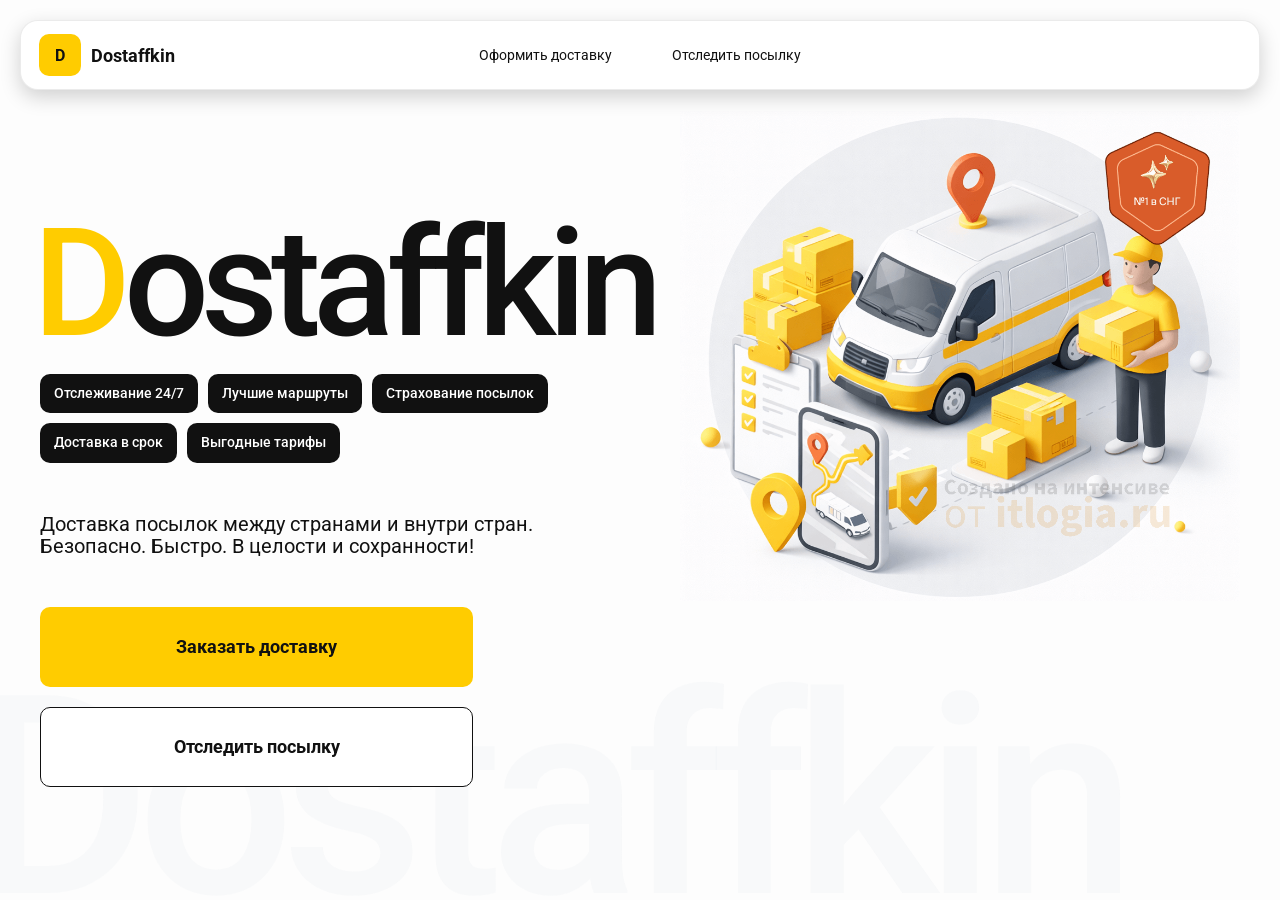
<file: index.html>
<!doctype html>
<html lang="ru">
  <head>
    <meta charset="utf-8" />
    <meta
      name="viewport"
      content="width=device-width,initial-scale=1,maximum-scale=1,user-scalable=0"
    />

    <title>
      Dostaffkin — Доставка посылок между странами и внутри стран. Безопасно.
      Быстро. В целости и сохранности!
    </title>

    <link rel="stylesheet" href="styles/base.css" />
    <link rel="stylesheet" href="styles/base_adaptive.css" />
    <link rel="stylesheet" href="styles/index.css" />
    <link rel="stylesheet" href="styles/index_adaptive.css" />
  </head>
  <body>
    <div class="container">
      <header class="header">
        <a class="header-brand" href="#">
          <div class="header-logo">D</div>
          <div class="header-title">Dostaffkin</div>
        </a>
        <nav class="header-menu">
          <a class="header-link" href="./order.html"
            >Оформить <span>доставку</span></a
          >
          <a class="header-link" href="./track.html"
            >Отследить <span>посылку</span></a
          >
        </nav>
      </header>
      <main class="main">
        <section class="main-info">
          <div class="main-title"><span>D</span>ostaffkin</div>

          <div class="main-features">
            <div class="main-feature">Отслеживание 24/7</div>
            <div class="main-feature">Лучшие маршруты</div>
            <div class="main-feature">Страхование посылок</div>
            <div class="main-feature">Доставка в срок</div>
            <div class="main-feature">Выгодные тарифы</div>
          </div>

          <div class="main-description">
            Доставка посылок между странами и внутри стран. Безопасно. Быстро. В
            целости и сохранности!
          </div>

          <div class="main-actions">
            <a class="button" type="button" href="./order.html"
              >Заказать доставку</a
            >
            <a class="button button-white" type="button" href="./track.html"
              >Отследить посылку</a
            >
          </div>

          <div class="main-title-ghost">Dostaffkin</div>
        </section>
        <section class="main-image">
          <img src="images/main-image.png" alt="Main image" />
        </section>
      </main>
    </div>
  </body>
</html>
</file>
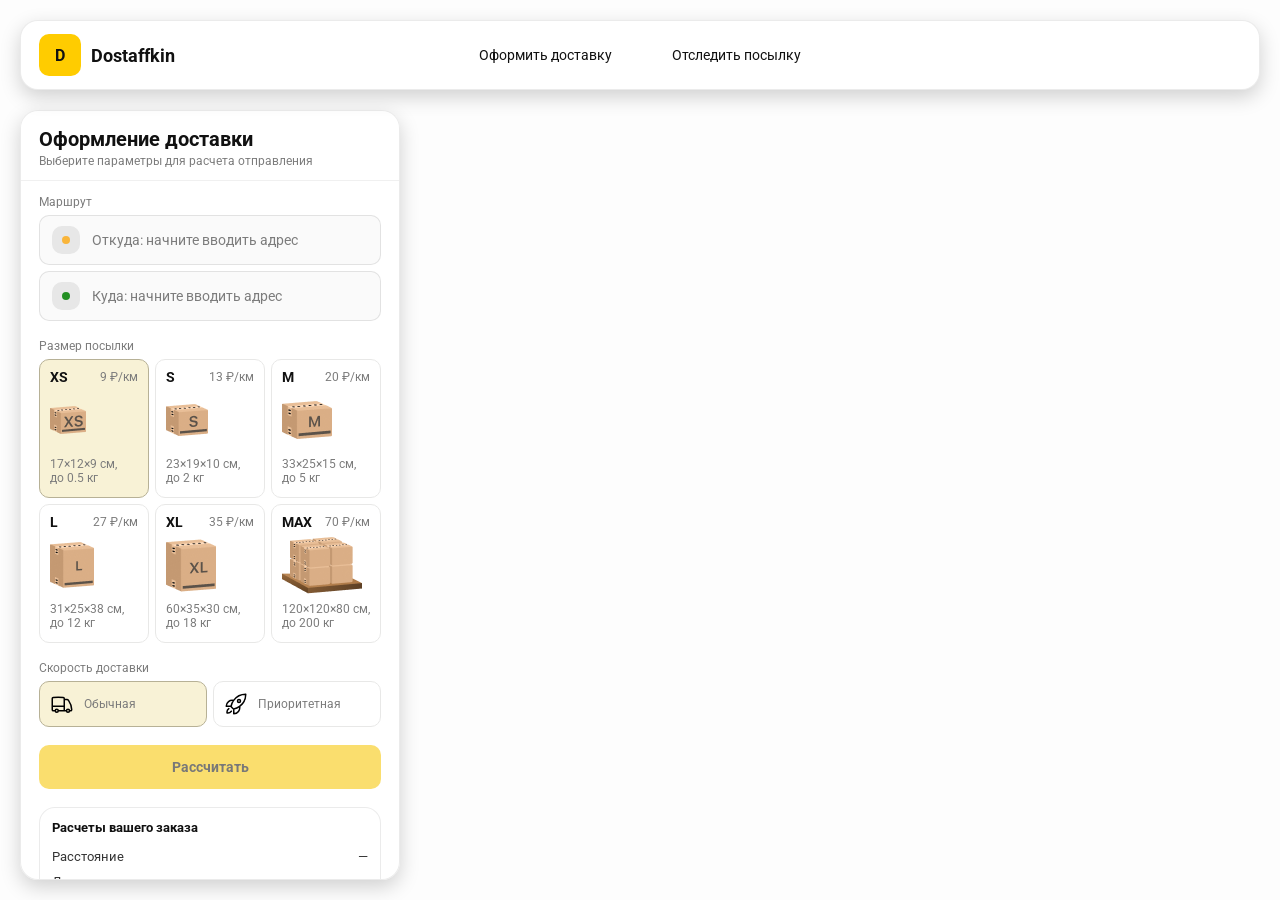
<file: order.html>
<!doctype html>
<html lang="ru">
  <head>
    <meta charset="utf-8" />
    <meta
      name="viewport"
      content="width=device-width,initial-scale=1,maximum-scale=1,user-scalable=0"
    />

    <title>Оформление доставки</title>

    <link rel="stylesheet" href="styles/base.css" />
    <link rel="stylesheet" href="styles/base_adaptive.css" />
    <link rel="stylesheet" href="styles/order.css" />
    <link rel="stylesheet" href="styles/order_adaptive.css" />

    <!-- <YOUR_YANDEX_JS_API_KEY><YOUR_YANDEX_GEOSUGGEST_API_KEY> -->
    <script
      src="https://api-maps.yandex.ru/2.1/?lang=ru_RU&apikey=<YOUR_YANDEX_JS_API_KEY>&suggest_apikey=<YOUR_YANDEX_GEOSUGGEST_API_KEY>"
      type="text/javascript"
    ></script>
  </head>
  <body>
    <div id="map"></div>
    <header class="header">
      <a class="header-brand" href="./index.html">
        <div class="header-logo">D</div>
        <div class="header-title">Dostaffkin</div>
      </a>
      <nav class="header-menu">
        <a class="header-link" href="#">Оформить <span>доставку</span></a>
        <a class="header-link" href="./track.html"
          >Отследить <span>посылку</span></a
        >
      </nav>
    </header>
    <aside class="main" id="sidebar">
      <div class="main-header">
        <div class="main-title">Оформление доставки</div>
        <div class="main-text">Выберите параметры для расчета отправления</div>
      </div>
      <div class="main-content">
        <div class="main-route">
          <div class="main-block-title">Маршрут</div>
          <div class="main-fields">
            <div class="main-field" id="fromField">
              <div class="main-pin"></div>
              <input
                id="from"
                placeholder="Откуда: начните вводить адрес"
                autocomplete="off"
              />
              <div
                class="main-ac"
                id="fromAc"
                role="listbox"
                aria-label="Подсказки адресов"
              ></div>
            </div>

            <div class="main-field" id="toField">
              <div class="main-pin"></div>
              <input
                id="to"
                placeholder="Куда: начните вводить адрес"
                autocomplete="off"
              />
              <div
                class="main-ac"
                id="toAc"
                role="listbox"
                aria-label="Подсказки адресов"
              ></div>
            </div>
          </div>
        </div>
        <div class="main-package">
          <div class="main-block-title">Размер посылки</div>

          <div class="main-sizes">
            <div class="main-size-card is-active" data-value="xs">
              <div class="main-size-top">
                <div class="main-size-label">XS</div>
                <div class="main-size-rate">9 ₽/км</div>
              </div>
              <div class="main-size-media">
                <img src="images/sizes/xs.png" alt="Короб XS" />
              </div>
              <div class="main-size-description">
                17×12×9 см,<br />до 0.5 кг
              </div>
            </div>

            <div class="main-size-card" data-value="s">
              <div class="main-size-top">
                <div class="main-size-label">S</div>
                <div class="main-size-rate">13 ₽/км</div>
              </div>
              <div class="main-size-media">
                <img src="images/sizes/s.png" alt="Короб S" />
              </div>
              <div class="main-size-description">23×19×10 см,<br />до 2 кг</div>
            </div>

            <div class="main-size-card" data-value="m">
              <div class="main-size-top">
                <div class="main-size-label">M</div>
                <div class="main-size-rate">20 ₽/км</div>
              </div>
              <div class="main-size-media">
                <img src="images/sizes/m.png" alt="Короб M" />
              </div>
              <div class="main-size-description">33×25×15 см,<br />до 5 кг</div>
            </div>

            <div class="main-size-card" data-value="l">
              <div class="main-size-top">
                <div class="main-size-label">L</div>
                <div class="main-size-rate">27 ₽/км</div>
              </div>
              <div class="main-size-media">
                <img src="images/sizes/l.png" alt="Короб L" />
              </div>
              <div class="main-size-description">
                31×25×38 см,<br />до 12 кг
              </div>
            </div>

            <div class="main-size-card" data-value="xl">
              <div class="main-size-top">
                <div class="main-size-label">XL</div>
                <div class="main-size-rate">35 ₽/км</div>
              </div>
              <div class="main-size-media">
                <img src="images/sizes/xl.png" alt="Короб XL" />
              </div>
              <div class="main-size-description">
                60×35×30 см,<br />до 18 кг
              </div>
            </div>

            <div class="main-size-card" data-value="max">
              <div class="main-size-top">
                <div class="main-size-label">MAX</div>
                <div class="main-size-rate">70 ₽/км</div>
              </div>
              <div class="main-size-media main-size-media-palleta">
                <img src="images/sizes/max.png" alt="Паллета" />
              </div>
              <div class="main-size-description">
                120×120×80 см,<br />до 200 кг
              </div>
            </div>
          </div>
        </div>
        <div class="main-speed">
          <div class="main-block-title">Скорость доставки</div>

          <div class="main-speeds">
            <div class="main-speed-card is-active" data-value="regular">
              <img
                class="main-speed-media"
                src="images/icons/regular.svg"
                alt="Regular"
              />
              <div class="main-speed-description">Обычная</div>
            </div>
            <div class="main-speed-card" data-value="fast">
              <img
                class="main-speed-media"
                src="images/icons/fast.svg"
                alt="Fast"
              />
              <div class="main-speed-description">Приоритетная</div>
            </div>
          </div>
        </div>
        <div class="main-calculate-block">
          <button
            id="calc"
            class="button calculate-button"
            type="button"
            disabled
          >
            Рассчитать
          </button>
        </div>
        <div class="main-result" id="result">
          <div class="main-result-title">Расчеты вашего заказа</div>
          <div class="main-result-lines">
            <div class="main-result-line">
              <span>Расстояние</span><span id="distanceValue">—</span>
            </div>
            <div class="main-result-line">
              <span>Доставим через</span><span id="durationValue">—</span>
            </div>
            <div class="main-result-line">
              <span>Тариф</span><span id="rateValue">—</span>
            </div>
          </div>
          <div class="main-price">
            <div class="main-price-label">Итого</div>
            <div class="main-price-value" id="totalValue">—</div>
          </div>
        </div>
        <div class="main-order-box">
          <div class="main-order-form" id="orderForm">
            <div class="main-order-title">Оформление доставки</div>
            <div class="main-block-info-row">
              <div class="main-block-title">Контакты</div>
              <div class="order-fields">
                <div class="main-field">
                  <input
                    id="customerName"
                    placeholder="Ваше имя"
                    autocomplete="off"
                  />
                </div>
                <div class="main-field">
                  <input
                    id="customerPhone"
                    placeholder="Ваш телефон"
                    autocomplete="off"
                    inputmode="tel"
                  />
                </div>
              </div>
            </div>
            <div class="main-block-info-row extra-info">
              <div class="main-block-title">Дополнительная информация</div>
              <div class="main-field textarea">
                <textarea
                  id="comment"
                  placeholder="Детали доставки и комментарии"
                ></textarea>
              </div>
            </div>
            <button
              id="submit"
              class="button main-submit-request"
              type="button"
              disabled
            >
              Отправить заявку
            </button>
          </div>

          <div class="main-order-success" id="orderSuccess">
            <div class="main-success-icon">✓</div>
            <div class="main-success-title">Заявка отправлена!</div>
            <div class="main-success-title">
              Номер отправления – <span id="orderId"></span>
            </div>
            <div class="main-success-subtitle">Мы скоро свяжемся с вами</div>
          </div>
        </div>
      </div>
    </aside>
    <script src="scripts/order.js"></script>
  </body>
</html>
</file>
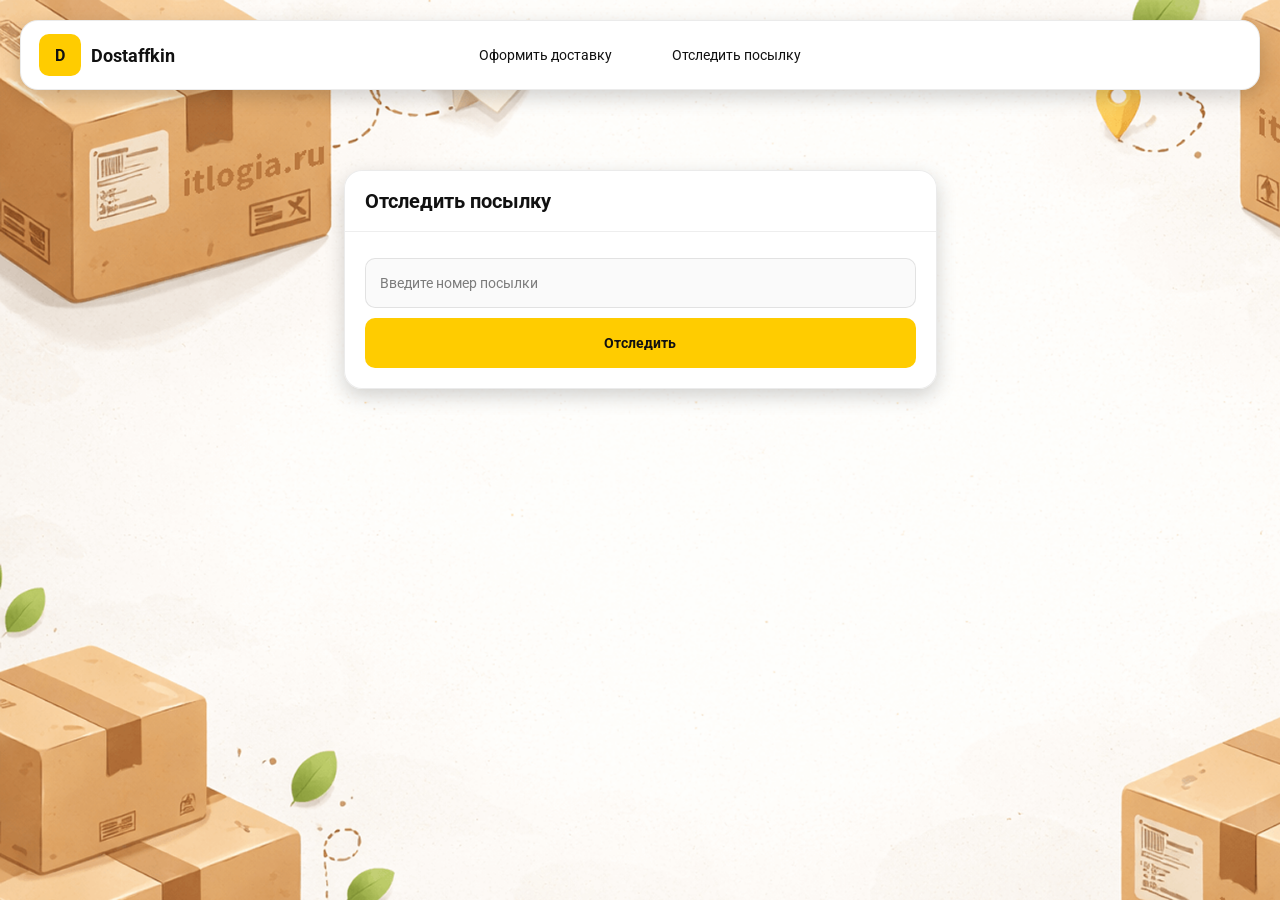
<file: track.html>
<!doctype html>
<html lang="ru">
  <head>
    <meta charset="utf-8" />
    <meta
      name="viewport"
      content="width=device-width,initial-scale=1,maximum-scale=1,user-scalable=0"
    />
    <title>Отследить посылку</title>

    <link rel="stylesheet" href="styles/base.css" />
    <link rel="stylesheet" href="styles/base_adaptive.css" />
    <link rel="stylesheet" href="styles/track.css" />
    <link rel="stylesheet" href="styles/track_adaptive.css" />
  </head>
  <body>
    <div class="container">
      <header class="header">
        <a class="header-brand" href="./index.html">
          <div class="header-logo">D</div>
          <div class="header-title">Dostaffkin</div>
        </a>
        <nav class="header-menu">
          <a class="header-link" href="./order.html"
            >Оформить <span>доставку</span></a
          >
          <a class="header-link" href="#">Отследить <span>посылку</span></a>
        </nav>
      </header>
      <main class="track-content">
        <section class="track-card track-search">
          <div class="track-title">Отследить посылку</div>
          <div class="track-action">
            <div class="main-field track-field">
              <input
                id="trackNumber"
                placeholder="Введите номер посылки"
                autocomplete="off"
              />
            </div>
            <button id="trackButton" class="button track-button" type="button">
              Отследить
            </button>
          </div>
        </section>
        <section class="track-card track-result" id="trackResult">
          <div class="track-result-header">
            <div class="track-id" id="trackIdValue"></div>
            <div class="track-routes">
              <div class="track-route">
                <div class="track-route-pin">
                  <svg
                    xmlns="http://www.w3.org/2000/svg"
                    fill="none"
                    viewBox="0 0 24 24"
                    stroke-width="1.5"
                    stroke="orange"
                    class="size-6"
                  >
                    <path
                      stroke-linecap="round"
                      stroke-linejoin="round"
                      d="M15 10.5a3 3 0 1 1-6 0 3 3 0 0 1 6 0Z"
                    />
                    <path
                      stroke-linecap="round"
                      stroke-linejoin="round"
                      d="M19.5 10.5c0 7.142-7.5 11.25-7.5 11.25S4.5 17.642 4.5 10.5a7.5 7.5 0 1 1 15 0Z"
                    />
                  </svg>
                </div>
                <div class="track-route-address" id="trackFromValue">
                  Откуда: Москва, улица Арбат, 1
                </div>
              </div>
              <div class="track-route track-route-arrow">
                <svg
                  xmlns="http://www.w3.org/2000/svg"
                  fill="none"
                  viewBox="0 0 24 24"
                  stroke-width="1.5"
                  stroke="currentColor"
                  class="size-6"
                >
                  <path
                    stroke-linecap="round"
                    stroke-linejoin="round"
                    d="M19.5 13.5 12 21m0 0-7.5-7.5M12 21V3"
                  />
                </svg>
              </div>
              <div class="track-route">
                <div class="track-route-pin">
                  <svg
                    xmlns="http://www.w3.org/2000/svg"
                    fill="none"
                    viewBox="0 0 24 24"
                    stroke-width="1.5"
                    stroke="green"
                    class="size-6"
                  >
                    <path
                      stroke-linecap="round"
                      stroke-linejoin="round"
                      d="M15 10.5a3 3 0 1 1-6 0 3 3 0 0 1 6 0Z"
                    />
                    <path
                      stroke-linecap="round"
                      stroke-linejoin="round"
                      d="M19.5 10.5c0 7.142-7.5 11.25-7.5 11.25S4.5 17.642 4.5 10.5a7.5 7.5 0 1 1 15 0Z"
                    />
                  </svg>
                </div>
                <div class="track-route-address" id="trackToValue">
                  Куда: Минск, проспект Независимости, 58
                </div>
              </div>
            </div>
          </div>
          <div class="track-info">
            <div class="track-status-title">Статус данной посылки:</div>
            <div class="track-status-list" id="trackStatusList"></div>
          </div>
        </section>
      </main>
    </div>
    <script src="scripts/track.js"></script>
  </body>
</html>
</file>
<file: styles/base.css>
*,
*::before,
*::after {
  box-sizing: border-box;
}

@font-face {
  font-family: "Roboto";
  src: url("../fonts/Roboto-Regular.ttf");
  font-weight: normal;
}

@font-face {
  font-family: "Roboto";
  src: url("../fonts/Roboto-Bold.ttf");
  font-weight: bold;
}

@font-face {
  font-family: "Roboto";
  src: url("../fonts/Roboto-Medium.ttf");
  font-weight: 500;
}

html,
body {
  margin: 0;
  color: #111111;
  font-family: "Roboto", sans-serif;
}

body {
  background: #fdfdfd;
}

.header {
  border-radius: 18px;
  box-shadow: 0 7px 20px 0 #0000002e;
  backdrop-filter: blur(10px);
  background: #ffffff;
  left: 20px;
  border: 1px solid rgba(0, 0, 0, 0.08);
  position: fixed;
  right: 20px;
  top: 20px;
  padding: 14px 18px;
  height: 70px;
  display: flex;
  align-items: center;
  z-index: 6;
}

.header-brand {
  display: flex;
  align-items: center;
  text-decoration: none;
  gap: 10px;
}

.header-logo {
  width: 42px;
  height: 42px;
  border-radius: 10px;
  background: #ffcc00;
  display: grid;
  place-items: center;
  font-weight: bold;
  color: #111;
}

.header-title {
  font-size: 18px;
  font-weight: bold;
  color: #111111;
  text-decoration: none;
}

.header-menu {
  display: flex;
  align-items: center;
  gap: 60px;
  margin: 0;
  position: absolute;
  left: 50%;
  transform: translateX(-50%);
}

.header-link {
  font-size: 14px;
  color: #111111;
  text-decoration: none;
}

.button {
  border: 0;
  outline: none;
  height: 44px;
  border-radius: 10px;
  font-size: 14px;
  font-weight: bold;
  cursor: pointer;
  font-family: inherit;
  transition:
    transform 0.08s ease,
    opacity 0.12s ease;
  background: #ffcc00;
  color: #111111;
  text-align: center;
  text-decoration: none;
}

.button:hover {
  background-color: #e5bc19;
}

.button:disabled {
  cursor: not-allowed;
  background-color: #fade6e;
  color: #787878;
  transform: none;
}

.button.button-white {
  background: #ffffff;
  border: 1px solid #111111;
}

.button.button-white:hover {
  background: rgb(241 241 241);
}

.main-field {
  display: flex;
  align-items: center;
  margin-top: 6px;
  gap: 10px;
  border: 1px solid #1111111a;
  background: #fafafa;
  border-radius: 10px;
  padding: 10px 12px;
  position: relative;
  box-sizing: border-box;
  height: 50px;
}

.main-field.textarea {
  height: auto;
}

.main-pin {
  width: 28px;
  height: 28px;
  border-radius: 10px;
  background: rgba(17, 17, 17, 0.08);
  display: grid;
  place-items: center;
  flex: 0 0 auto;
  position: relative;
}

.main-pin::before {
  content: "";
  width: 8px;
  height: 8px;
  border-radius: 999px;
  background: orange;
  opacity: 0.75;
  display: block;
}

.main-field:last-child .main-pin::before {
  background: green;
  opacity: 0.85;
}

input,
textarea {
  width: 100%;
  border: 0;
  outline: none;
  background: transparent;
  font-size: 14px;
  color: #111111;
  font-family: inherit;
}

textarea {
  resize: vertical;
  min-height: 72px;
  padding: 2px 0;
}

input::placeholder,
textarea::placeholder {
  color: #7c7c7c;
}

.main-field:focus-within {
  border-color: rgba(0, 0, 0, 0.2);
  box-shadow: 0 0 0 4px rgba(255, 204, 0, 0.35);
  background: rgba(255, 255, 255, 0.75);
}
</file>
<file: styles/base_adaptive.css>
@media (max-width: 767px) {
  .header {
    left: 10px;
    right: 10px;
    top: 10px;
  }

  .header-link span {
    display: none;
  }

  .header-menu {
    gap: 20px;
    justify-content: flex-start;
    margin: 0 0 0 30px;
    position: static;
    transform: none;
  }
}

@media (max-width: 420px) {
  .header-title {
    display: none;
  }
}

@media (max-width: 374px) {
  .header-menu {
    gap: 10px;
    margin: 0 0 0 10px;
  }
}
</file>
<file: styles/index.css>
.container {
  overflow: hidden;
  min-height: 100vh;
}

.main {
  padding: 111px 40px 40px;
  position: relative;
  display: flex;
}

.main-info {
  max-width: 840px;
  width: 100%;
  position: relative;
}

.main-title {
  margin-top: 98px;
  font-weight: 500;
  font-size: 200px;
  line-height: 1;
  letter-spacing: -0.05em;
  color: #111111;
  left: -15px;
  position: relative;
}

.main-title span {
  color: #ffcc00;
}

.main-features {
  margin-top: 15px;
  display: flex;
  flex-wrap: wrap;
  gap: 10px;
}

.main-feature {
  background: #111111;
  color: #ffffff;
  padding: 12px 14px;
  font-weight: 500;
  font-size: 14px;
  line-height: 1.1;
  border-radius: 10px;
}

.main-description {
  margin-top: 50px;
  max-width: 500px;
  font-size: 20px;
  line-height: 1.1;
  color: #111111;
}

.main-actions {
  margin-top: 50px;
  display: flex;
  flex-direction: column;
  gap: 20px;
}

.main-actions .button {
  height: 80px;
  width: 433px;
  font-size: 18px;
  font-weight: bold;
  place-items: center;
  display: grid;
}

.main-title-ghost {
  position: absolute;
  z-index: -1;
  left: -70px;
  bottom: -150px;
  font-weight: 500;
  font-size: 278px;
  line-height: 1;
  letter-spacing: -0.05em;
  color: #ecedf04d;
}

.main-image {
  width: 1024px;
  top: 100px;
  z-index: -2;
}

.main-image img {
  width: 100%;
  max-width: 1024px;
  height: auto;
  display: block;
}
</file>
<file: styles/index_adaptive.css>
@media (max-width: 1760px) {
  .main-title {
    font-size: 150px;
    left: -7px;
  }

  .main-info {
    max-width: 640px;
  }
}
@media (max-width: 1200px) {
  .main-info {
    max-width: 540px;
  }

  .main {
    padding: 111px 20px 20px;
  }

  .main-title {
    font-size: 120px;
    left: -4px;
  }

  .main-title-ghost {
    font-size: 220px;
  }
}
@media (max-width: 1024px) {
  .main-title {
    margin-top: 30px;
  }

  .main {
    flex-direction: column-reverse;
  }

  .main-image {
    max-width: 350px;
    position: absolute;
    left: 370px;
    top: 370px;
  }

  .main-info {
    max-width: 100%;
  }

  .main-actions {
    gap: 10px;
  }

  .main-actions .button {
    height: 50px;
    font-size: 14px;
    width: auto;
    max-width: 300px;
  }

  .main-description {
    max-width: 350px;
  }
}
@media (max-width: 570px) {
  .main-title {
    font-size: 88px;
  }

  .main-description {
    max-width: 100%;
  }

  .main-actions {
    width: 100%;
  }

  .main-actions .button {
    width: 100%;
    max-width: 100%;
  }

  .main-image {
    max-width: 650px;
    position: absolute;
    left: 170px;
    top: 70px;
    opacity: 0.2;
  }
}
@media (max-width: 400px) {
  .main-title {
    font-size: 70px;
  }
}
</file>
<file: styles/order.css>
#map {
  /*
  background-image: url("../images/order-bg.png");
  background-size: cover;
  */
  position: fixed;
  inset: 0;
}

.main {
  border-radius: 18px;
  box-shadow: 0 7px 20px 0 #0000002e;
  backdrop-filter: blur(10px);
  background: rgba(255, 255, 255, 0.96);
  left: 20px;
  border: 1px solid rgba(0, 0, 0, 0.08);
  position: fixed;
  top: 110px;
  bottom: 20px;
  width: 380px;
  display: flex;
  flex-direction: column;
  overflow: hidden;
  z-index: 5;
}

.main-header {
  padding: 18px 18px 12px 18px;
  border-bottom: 1px solid rgba(0, 0, 0, 0.06);
  display: flex;
  flex-direction: column;
}

.main-title {
  font-size: 20px;
  line-height: 100%;
  font-weight: bold;
}

.main-text {
  font-size: 12px;
  margin-top: 5px;
  color: #7c7c7c;
}

.main-content {
  padding: 14px 18px 18px 18px;
  overflow: auto;
  scrollbar-width: none;
  display: flex;
  flex-direction: column;
  gap: 18px;
  flex: 1;
}

.main-block-title {
  font-size: 12px;
  color: #7c7c7c;
}

.main-route .main-block-title,
.main-package .main-block-title {
  margin-bottom: 6px;
}

.main-sizes {
  display: grid;
  gap: 6px;
  grid-template-columns: repeat(3, 1fr);
}

.main-size-card {
  border: 1px solid #e8e8e7;
  background: #ffffff;
  border-radius: 10px;
  padding: 10px;
  cursor: pointer;
  user-select: none;
  transition:
    transform 0.08s ease,
    border-color 0.12s ease,
    background-color 0.12s ease;
  min-height: 139px;
}

.main-size-card:hover {
  transform: translateY(-1px);
}

.main-size-card.is-active {
  background-color: #f8f2d6;
  border-color: #b7b196;
}

.main-size-top {
  display: flex;
  align-items: center;
  justify-content: space-between;
}

.main-size-label {
  font-weight: bold;
  font-size: 14px;
  color: #111111;
  line-height: 100%;
}

.main-size-rate {
  font-size: 12px;
  color: #7c7c7c;
  line-height: 100%;
}

.main-size-media {
  margin-top: 8px;
  height: 57px;
}

.main-size-description {
  margin-top: 8px;
  font-size: 12px;
  color: #7c7c7c;
  line-height: 1.2;
}

.calculate-button {
  width: 100%;
}

.main-result {
  border: 1px solid rgba(0, 0, 0, 0.08);
  background: rgba(255, 255, 255, 0.75);
  border-radius: 16px;
  padding: 12px;
  line-height: 1.25;
}

.main-result-title {
  font-weight: bold;
  font-size: 13px;
  color: #111111;
  margin-bottom: 13px;
}

.main-result-lines {
  gap: 8px;
  display: flex;
  flex-direction: column;
}

.main-result-line {
  font-size: 13px;
  color: rgba(17, 17, 17, 0.85);
  display: flex;
  justify-content: space-between;
}

.main-price {
  margin-top: 18px;
  padding-top: 10px;
  border-top: 1px dashed rgba(0, 0, 0, 0.12);
  display: flex;
  align-items: baseline;
  justify-content: space-between;
}

.main-price-label {
  font-size: 12px;
  color: rgba(17, 17, 17, 0.55);
}

.main-price-value {
  font-size: 20px;
  font-weight: bold;
  color: #111111;
  letter-spacing: -0.3px;
}

.main-order-box {
  background: #ffffff;
  border: 1px solid #e8e8e7;
  border-radius: 10px;
  padding: 12px;
}

.main-order-title {
  margin-bottom: 8px;
  font-weight: bold;
  font-size: 14px;
  color: #111111;
}

.main-block-info {
  display: flex;
  flex-direction: column;
  gap: 6px;
}

.order-fields {
  display: grid;
  grid-template-columns: 1fr 1fr;
  column-gap: 10px;
  margin-top: 6px;
}

.main-block-info-row.extra-info {
  display: block;
  margin-top: 13px;
}

.main-submit-request {
  width: 100%;
  margin-top: 6px;
}

.main-order-success {
  display: none;
  text-align: center;
  padding: 22px 12px;
  gap: 12px;
}

.main-order-success.is-visible {
  display: flex;
  flex-direction: column;
  align-items: center;
}

.main-success-icon {
  width: 56px;
  height: 56px;
  border-radius: 50%;
  background: #16a34a;
  color: #ffffff;
  display: grid;
  place-items: center;
  font-size: 30px;
}

.main-success-title {
  font-size: 14px;
  font-weight: bold;
  color: #111111;
}

.main-success-subtitle {
  font-size: 12px;
  color: rgba(17, 17, 17, 0.55);
  line-height: 1.3;
}

.main-speed .main-block-title {
  margin-bottom: 6px;
}

.main-speeds {
  display: grid;
  gap: 6px;
  grid-template-columns: repeat(2, 1fr);
}

.main-speed-card {
  border: 1px solid #e8e8e7;
  background: #ffffff;
  border-radius: 10px;
  padding: 10px;
  cursor: pointer;
  user-select: none;
  transition:
    transform 0.08s ease,
    border-color 0.12s ease,
    background-color 0.12s ease;
  display: flex;
  align-items: center;
  gap: 10px;
}

.main-speed-card:hover {
  transform: translateY(-1px);
}

.main-speed-card.is-active {
  background-color: #f8f2d6;
  border-color: #b7b196;
}

.main-speed-description {
  font-size: 12px;
  color: #7c7c7c;
  line-height: 1.2;
}
</file>
<file: styles/order_adaptive.css>
@media (max-width: 767px) {
  .main {
    left: 10px;
    right: 10px;
    top: 50%;
    bottom: 12px;
    width: auto;
    max-width: none;
  }
}

@media (max-width: 420px) {
  .main-sizes {
    grid-template-columns: repeat(2, 1fr);
  }
}
</file>
<file: styles/track.css>
.container {
  background: #f4f4f4 url("../images/track-bg.png");
  background-size: cover;
  min-height: 100vh;
  padding: 170px 0 50px 0;
}

.track-content {
  width: 593px;
  margin: 0 auto;
}

.track-card {
  width: 100%;
  border-radius: 18px;
  box-shadow: 0 7px 20px 0 #0000002e;
  backdrop-filter: blur(10px);
  background: rgba(255, 255, 255, 0.96);
  border: 1px solid rgba(0, 0, 0, 0.08);
}

.track-title {
  font-size: 20px;
  line-height: 100%;
  font-weight: bold;
  border-bottom: 1px solid #eeeeee;
  padding: 20px;
}

.track-action {
  padding: 20px;
}

.track-button {
  width: 100%;
  height: 50px;
}

.track-field {
  margin-bottom: 10px;
}

.track-result {
  margin-top: 5px;
  display: none;
}

.track-result.is-visible {
  display: block;
}

.track-result-header {
  font-weight: bold;
  font-size: 14px;
  color: #111111;
  padding: 20px;
  border-bottom: 1px solid #eeeeee;
}

.track-id {
  margin-bottom: 12px;
  font-size: 20px;
}

.track-routes {
  display: flex;
  flex-direction: column;
  gap: 10px;
  font-weight: normal;
}

.track-route {
  display: flex;
  align-items: center;
  gap: 10px;
}

.track-route-pin {
  width: 24px;
  height: 24px;
  flex-shrink: 0;
}

.track-route-arrow {
  padding: 15px 0;
  width: 24px;
  height: 24px;
}

.track-info {
  padding: 20px;
}

.track-status {
  display: flex;
  align-items: center;
  font-size: 12px;
  gap: 10px;
}

.track-status-title {
  font-size: 14px;
  color: #111111;
  margin-bottom: 20px;
}

.track-status-list {
  display: flex;
  flex-direction: column;
  gap: 15px;
}

.track-status-icon {
  width: 40px;
  height: 40px;
  border-radius: 50%;
  background: rgba(17, 17, 17, 0.08);
  display: grid;
  place-items: center;
  flex: 0 0 auto;
}

.track-status.created .track-status-icon {
  background-color: #f1cb00;
}

.track-status.in-way .track-status-icon {
  background-color: #f08a11;
}

.track-status.ready .track-status-icon {
  background-color: #a35d0a;
}

.track-status.done .track-status-icon {
  background-color: #37c93b;
}

.track-status-text {
  display: flex;
  align-items: center;
  justify-content: space-between;
  color: #111111;
  font-size: 12px;
  flex: 1;
}

.track-status-date {
  color: rgba(17, 17, 17, 0.55);
}
</file>
<file: styles/track_adaptive.css>
@media (max-width: 767px) {
  .container {
    padding: 130px 0 50px 0;
  }

  .track-content {
    width: 100%;
    padding-left: 10px;
    padding-right: 10px;
  }

  .track-result-header {
    padding: 20px;
  }
}
</file>
